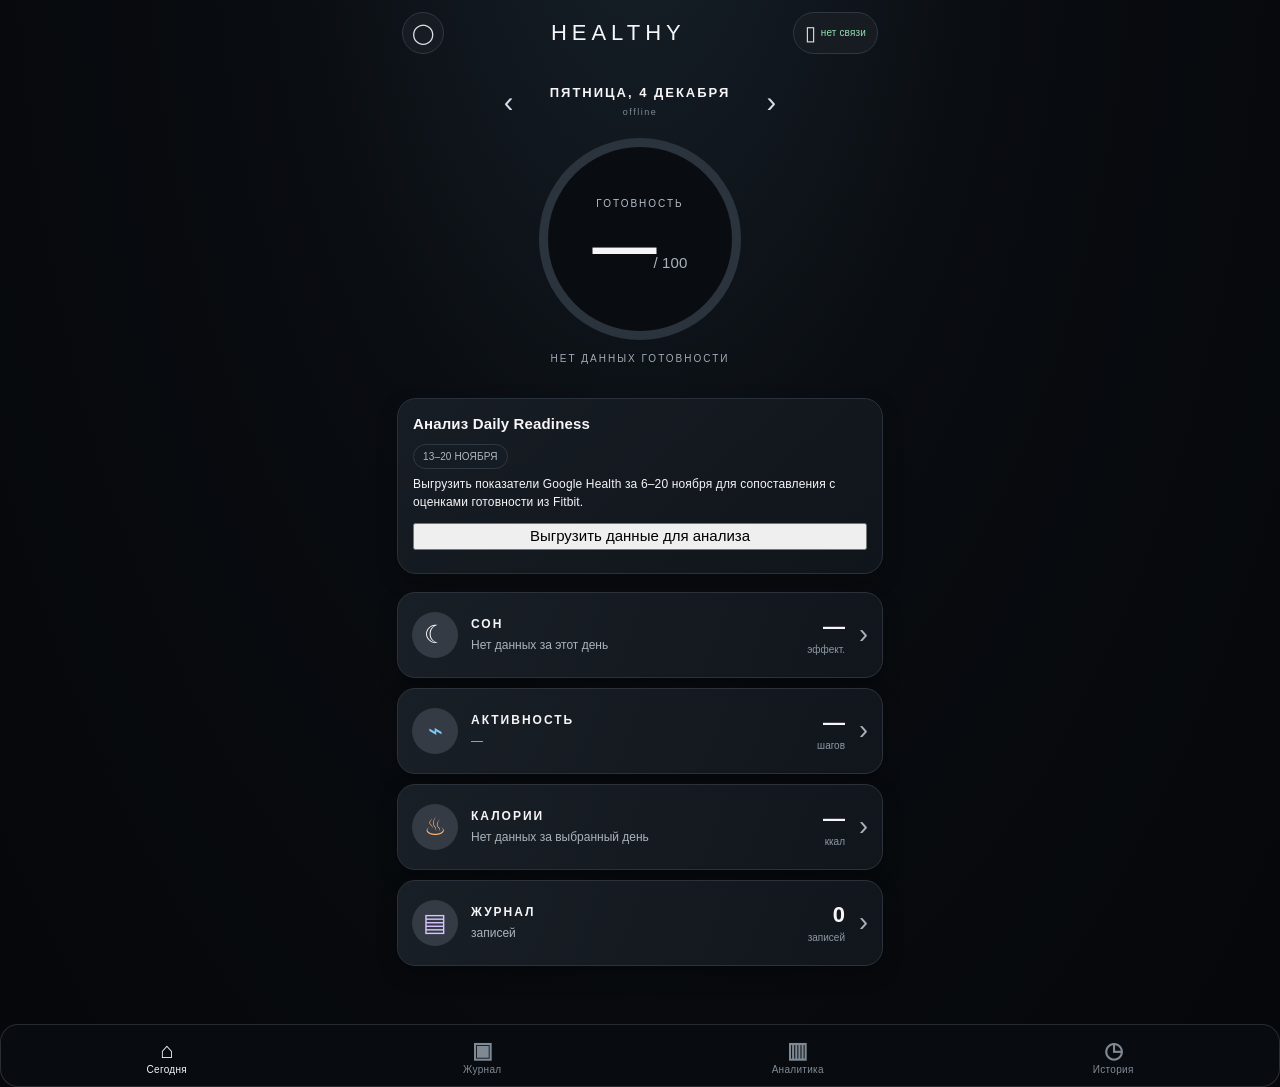
<file: index.html>
<!doctype html>
<html lang="ru">
<head>
<meta charset="utf-8">
<meta name="viewport" content="width=device-width,initial-scale=1,viewport-fit=cover">
<meta name="theme-color" content="#0b0d10">
<title>Healthy — личный трекер</title>
<style>
:root{--bg:#0a0c0f;--panel:#14171b;--panel2:#191c21;--line:#292d34;--text:#f7f5f7;--muted:#92969f;--pink:#ff72b6;--pink2:#ff9dca;--pinkSoft:#3a1e2d;--green:#91dfb0;--yellow:#f6cf7b;--blue:#9edcff;--shadow:0 16px 38px #0007}
*{box-sizing:border-box}html{background:var(--bg)}body{margin:0;background:radial-gradient(circle at 50% -10%,#251721 0,#0b0d10 38%,#08090b 100%);color:var(--text);font:15px/1.35 -apple-system,BlinkMacSystemFont,"SF Pro Display","Segoe UI",sans-serif;min-height:100vh}button,input,textarea{font:inherit}.app{max-width:520px;margin:auto;min-height:100vh;padding:env(safe-area-inset-top) 16px calc(94px + env(safe-area-inset-bottom))}.top{padding:22px 3px 12px;display:flex;justify-content:space-between;align-items:flex-start}.eyebrow{font-size:10px;letter-spacing:.9px;color:#777b84;text-transform:uppercase;margin-bottom:7px}.top h1{font-size:31px;line-height:1;letter-spacing:-1.1px;margin:0}.cat{width:58px;height:58px;border-radius:20px;background:linear-gradient(145deg,#2a2029,#17171d);border:1px solid #39313a;display:grid;place-items:center;font-size:30px;box-shadow:0 0 28px #ff72b622}.page{display:none}.page.active{display:block}.hero{background:linear-gradient(145deg,#19191f,#121419);border:1px solid var(--line);border-radius:25px;padding:18px;box-shadow:var(--shadow);margin:7px 0 11px}.hero .hello{font-size:27px;letter-spacing:-.7px}.hero .hello strong{display:block;color:var(--pink2);font-size:34px;margin-top:-2px}.hero .meta{color:var(--muted);font-size:12px;margin-top:10px}.badge{display:inline-flex;align-items:center;border:1px solid #343840;background:#1d2025;border-radius:999px;padding:5px 9px;color:#c5c7cc;font-size:10px}.grid{display:grid;grid-template-columns:1fr 1fr;gap:10px}.card{background:linear-gradient(145deg,var(--panel2),#111419);border:1px solid var(--line);border-radius:21px;padding:15px;box-shadow:0 10px 28px #0004;margin:10px 0}.metric{min-height:112px}.metric .label{color:#c4c5ca;font-size:12px}.metric .value{font-size:29px;font-weight:700;letter-spacing:-.9px;margin-top:7px}.metric .unit{font-size:13px;font-weight:500;color:#d5d4d8}.sub{color:var(--muted);font-size:11px;margin-top:4px}.accent{color:var(--pink2)}.ring{width:70px;height:70px;border-radius:50%;display:grid;place-items:center;margin-top:7px;background:conic-gradient(var(--pink) 0 72%,#30333a 72%);position:relative}.ring:after{content:"";position:absolute;inset:7px;background:#15181d;border-radius:50%}.ring span{position:relative;z-index:1;font-size:20px;font-weight:700}.sectionTitle{display:flex;justify-content:space-between;align-items:center;margin:18px 2px 7px}.sectionTitle h2{font-size:18px;margin:0;letter-spacing:-.3px}.sectionTitle .muted{font-size:11px;color:var(--muted)}.load{padding:17px}.loadTop{display:flex;justify-content:space-between;align-items:center}.loadMain{font-size:28px;font-weight:700}.loadBar{height:8px;background:#292d33;border-radius:99px;overflow:hidden;margin:12px 0}.loadBar i{display:block;width:0;height:100%;background:linear-gradient(90deg,var(--pink),#c38dff);border-radius:99px}.loadGrid{display:grid;grid-template-columns:1fr 1fr;gap:14px 20px}.loadItem .k{font-size:11px;color:var(--muted)}.loadItem .v{font-size:18px;font-weight:650;margin-top:2px}.quick{display:grid;grid-template-columns:1fr 1fr;gap:9px}.quick button{min-height:78px;border:1px solid #30343b;background:#15181d;color:#fff;border-radius:17px;padding:12px;text-align:left}.quick b{display:block;font-size:13px;margin-top:5px}.quick span{display:block;color:var(--muted);font-size:10px;margin-top:2px}.qicon{font-size:22px}.encourage{background:linear-gradient(135deg,#271923,#17151b);border-color:#573248}.encourage h2{margin:0;font-size:20px}.encourage p{color:#b8b5bb;font-size:12px;margin:6px 0 0}.bottom{position:fixed;left:0;right:0;bottom:0;z-index:20;background:#0d0f12ee;border-top:1px solid #292d34;backdrop-filter:blur(20px);display:flex;justify-content:center;padding:9px 8px calc(9px + env(safe-area-inset-bottom))}.bottom button{width:25%;border:0;background:none;color:#747982;font-size:10px}.bottom button b{display:block;font-size:20px;line-height:22px}.bottom button.active{color:var(--pink2)}
/* Home */
.homeGrid{gap:10px}.homeCard{position:relative;width:100%;text-align:left;color:var(--text);cursor:pointer;min-height:174px;transition:transform .15s ease,border-color .15s ease}.homeCard:active{transform:scale(.985)}.homeCard:hover{border-color:#444952}.homeIcon{width:42px;height:42px;border-radius:14px;background:#302b49;display:grid;place-items:center;font-size:21px;margin-bottom:11px}.homeIcon.green{background:#243a2e}.homeIcon.orange{background:#3d3028}.homeIcon.pink{background:#3b2432}.homeHead{display:flex;justify-content:space-between;align-items:center;font-size:13px}.homeHead span{font-size:22px;color:#858991}.homeValue{font-size:29px;font-weight:750;letter-spacing:-1px;margin-top:10px}.homeValue.small{font-size:23px}.homeLine{height:6px;background:#2c3037;border-radius:99px;overflow:hidden;margin-top:12px}.homeLine i{display:block;width:0;height:100%;background:var(--pink2);border-radius:99px}.homeLine.green i{background:var(--green)}.homeLine.orange i{background:#f1b37e}.homeJournalTags{display:flex;gap:7px;margin-top:13px;color:#aaa}.homeQuote{margin-top:10px;text-align:center;color:#bcb8c0;font-style:italic}.homeQuote span{color:var(--pink2);font-size:20px;margin-left:5px}.detailPage .toolbar{justify-content:flex-start;gap:10px}.backBtn{border:1px solid #363a41;background:#15181d;color:#fff;border-radius:12px;width:38px;height:38px;font-size:25px;line-height:1}.detailKpis{display:grid;grid-template-columns:1fr 1fr;gap:9px}.detailKpi{background:#111419;border:1px solid #292d34;border-radius:16px;padding:13px}.detailKpi .k{color:var(--muted);font-size:10px}.detailKpi .v{font-size:23px;font-weight:700;margin-top:5px}.detailCard{background:linear-gradient(145deg,var(--panel2),#111419);border:1px solid var(--line);border-radius:19px;padding:15px;margin:10px 0}.detailCard h3{font-size:15px;margin:0 0 10px}.detailBar{height:9px;background:#2c3037;border-radius:99px;overflow:hidden}.detailBar i{display:block;height:100%;background:var(--pink2);border-radius:99px}.detailRow{display:flex;justify-content:space-between;padding:10px 0;border-bottom:1px solid #292d34;font-size:12px}.detailRow:last-child{border-bottom:0}.detailMuted{color:var(--muted);font-size:11px}
/* Journal */
.toolbar{display:flex;align-items:center;justify-content:space-between;margin:5px 0 10px}.toolbar h2{font-size:29px;margin:0;letter-spacing:-1px}.more{width:38px;height:38px;border-radius:50%;border:1px solid #363a41;background:#15181d;color:#fff}.switch{display:grid;grid-template-columns:repeat(3,1fr);background:#202329;border:1px solid #30343b;border-radius:13px;padding:2px;margin:10px 0}.switch button{border:0;background:none;color:var(--muted);padding:8px;border-radius:11px;font-size:12px}.switch button.active{background:#67636a;color:#fff}.month{display:flex;justify-content:space-between;align-items:center;margin:12px 3px 8px}.month strong{font-size:20px}.arrow{border:0;background:none;color:var(--pink2);font-size:27px}.calendar{display:grid;grid-template-columns:repeat(7,1fr);gap:5px}.dow{text-align:center;color:#7d8189;font-size:10px;padding:3px}.day{min-height:53px;border:0;border-radius:13px;background:transparent;color:#eee;padding:5px 3px;font-size:12px}.day.muted{opacity:.25}.day.today{background:#f28ab93a;outline:1px solid var(--pink)}.daynum{display:block}.dots{display:flex;justify-content:center;gap:4px;margin-top:7px}.dot{width:6px;height:6px;border-radius:50%;display:block}.mig{background:#ff72b6}.anx{background:#bd8cff}.alc{background:#f6cf7b}.caf{background:#9edcff}.cycle{background:#ff72b6}.legend{display:flex;gap:13px;flex-wrap:wrap;color:#a8abb1;font-size:10px;margin-top:13px}.legend span{display:flex;align-items:center;gap:5px}.selectedHead{display:flex;justify-content:space-between;align-items:center}.eventRow{display:flex;align-items:center;gap:12px;padding:13px 0;border-bottom:1px solid #272b31}.eventRow:last-child{border-bottom:0}.eventIcon{width:36px;height:36px;border-radius:12px;background:#1d2025;display:grid;place-items:center;font-size:20px}.eventText{flex:1}.eventText b{font-size:13px}.eventValue{color:#d2d0d5;font-size:12px;text-align:right}.addNote{width:100%;border:1px solid #7e3e5e;background:linear-gradient(90deg,#3a1d2b,#251921);color:var(--pink2);border-radius:25px;padding:13px;margin-top:10px}.empty{padding:18px;text-align:center;color:var(--muted);font-size:12px}
/* Analytics */
.period{display:grid;grid-template-columns:repeat(3,1fr);background:#1c2025;border:1px solid #30343b;border-radius:13px;padding:2px}.period button{border:0;background:none;color:var(--muted);padding:8px;border-radius:11px;font-size:11px}.period button.active{background:#6a656d;color:#fff}.insight{border-radius:20px;padding:16px;background:linear-gradient(135deg,#281a23,#16171b);border:1px solid #5a3048;margin:10px 0}.insight .star{font-size:20px}.insight strong{display:block;font-size:15px;margin-top:5px}.insight p{color:#aaa7ae;font-size:11px;margin:5px 0 0}.statRow{display:flex;justify-content:space-between;align-items:center;padding:13px 0;border-bottom:1px solid #292d34}.statRow:last-child{border-bottom:0}.statLeft{display:flex;align-items:center;gap:10px}.statIcon{font-size:21px;width:28px;text-align:center}.statName{font-size:12px}.statValue{font-size:12px;color:#c8c6ca}.miniBar{width:70px;height:7px;background:#30343a;border-radius:99px;overflow:hidden}.miniBar i{display:block;height:100%;background:var(--pink);border-radius:99px}.analysisCard h3{font-size:14px;margin:0 0 9px}.chart{height:105px;display:flex;align-items:end;gap:6px;padding:8px 2px 0;border-top:1px solid #272b31}.bar{flex:1;background:linear-gradient(180deg,#ff9dca,#63334c);border-radius:5px 5px 2px 2px;min-height:5px}.days{display:flex;justify-content:space-between;color:#777b83;font-size:9px;margin-top:5px}.notice{background:#161a1f;border:1px solid #30343b;border-radius:15px;padding:11px;color:#a8abb1;font-size:11px}.trend{height:110px;position:relative;overflow:hidden;background:linear-gradient(180deg,#171a1f,#14171b);border-radius:14px}.trend svg{width:100%;height:100%}
/* History */
.historySource{border:1px solid #49313f;background:#1b171c;border-radius:17px;padding:12px;color:#b8b4ba;font-size:11px}.historyDay{margin:10px 0}.historyDay .date{font-size:14px;font-weight:650;margin-bottom:9px}.historyGrid{display:grid;grid-template-columns:repeat(4,1fr);gap:8px}.historyMetric{background:#111419;border:1px solid #272b31;border-radius:13px;padding:10px}.historyMetric .k{font-size:9px;color:var(--muted)}.historyMetric .v{font-size:17px;font-weight:700;margin-top:4px}.historySleep{font-size:10px;color:var(--muted);margin-top:8px}
/* Modal */
.modal{position:fixed;inset:0;background:#000b;display:none;align-items:flex-end;z-index:50}.modal.open{display:flex}.sheet{width:100%;max-width:520px;margin:auto;background:#171a1f;border:1px solid #343840;border-radius:26px 26px 0 0;padding:18px 18px calc(18px + env(safe-area-inset-bottom));max-height:88vh;overflow:auto}.sheetHead{display:flex;justify-content:space-between;align-items:center}.sheet h2{margin:0;font-size:18px}.close{border:0;background:none;color:var(--pink2);font-size:13px}.choiceGrid{display:grid;grid-template-columns:repeat(3,1fr);gap:8px;margin:12px 0}.choice{border:1px solid #30343b;background:#111419;color:#fff;border-radius:14px;padding:12px 6px;min-height:58px}.choice.sel{border-color:var(--pink);background:#3b1e2d}.note{width:100%;min-height:72px;border:1px solid #30343b;background:#111419;color:#fff;border-radius:15px;padding:11px;resize:vertical}.save{width:100%;border:0;background:linear-gradient(90deg,#f06aa9,#ff8ec1);color:#160d12;border-radius:23px;padding:13px;font-weight:700;margin-top:10px}.meds{display:flex;gap:8px;flex-wrap:wrap;margin:10px 0}.med{border:1px solid #30343b;background:#111419;color:#ddd;border-radius:13px;padding:9px 12px}.med.sel{border-color:var(--pink);background:#3b1e2d}.duration{width:100%;border:1px solid #30343b;background:#111419;color:#fff;border-radius:13px;padding:11px;margin:5px 0 10px}
.loading{opacity:.7}
@media(min-width:700px){.bottom{position:sticky;top:10px;border:1px solid var(--line);border-radius:18px;margin-top:10px;bottom:auto}.app{padding-bottom:30px}}

/* Refinements */
.periodSummary{margin:10px 0}.periodSummary h3{margin:0 0 10px;font-size:15px}.summaryStats{display:grid;grid-template-columns:repeat(2,1fr);gap:8px}.summaryStat{background:#111419;border:1px solid #292d34;border-radius:14px;padding:11px}.summaryStat b{display:block;font-size:18px}.summaryStat span{display:block;color:var(--muted);font-size:10px;margin-top:2px}.daySummary{margin-top:10px}.detailBtn{width:100%;text-align:left;border:1px solid #30343b;background:#15181d;color:#fff;border-radius:15px;padding:12px;margin-top:8px}.quick button{min-height:92px}.quick .noneBtn{grid-column:1/-1;min-height:42px;text-align:center;color:var(--pink2);border-color:#6d3852}.eventRow{cursor:pointer}.analyticsDrill{border:1px solid #30343b;background:#15181d;color:#fff;border-radius:15px;padding:12px;margin-top:8px;display:flex;justify-content:space-between;align-items:center;width:100%;text-align:left}.historySource{margin-bottom:10px}.historySource b{color:#fff}.loadNote{color:var(--muted);font-size:11px;margin-top:10px}
.modalNone{margin-top:12px;width:100%}\n
/* WHOOP-inspired visual system */
:root{--bg:#07090c;--panel:#14181d;--panel2:#171c22;--line:#2a3038;--text:#f5f7fa;--muted:#9ba3ad;--pink:#9ca7b5;--pink2:#e8edf3;--green:#20df78;--blue:#70bdf0;--yellow:#f6c16f;--shadow:0 12px 30px #0007}
body{background:radial-gradient(ellipse at 50% -15%,#17212a 0,#090c10 42%,#05070a 100%);letter-spacing:.01em}
.app{max-width:520px;padding-left:17px;padding-right:17px}
.top{display:none}.whoopTop{height:62px;display:flex;align-items:center;justify-content:space-between;padding:4px 5px 0}.whoopUser,.whoopDevice{width:42px;height:42px;border-radius:50%;display:grid;place-items:center;background:#171c22;border:1px solid #303741;color:#dbe2ea;font-size:20px}.whoopBrand{font-size:22px;letter-spacing:5px;font-weight:300;color:#f4f6f8}.whoopDevice{display:flex;gap:5px;width:auto;padding:0 11px;border-radius:22px;font-size:12px}.whoopDevice #liveStatus{color:var(--green);font-size:10px}.deviceGlyph{font-size:20px;color:#dce3eb}.whoopDate{display:flex;align-items:center;justify-content:center;gap:24px;margin:20px 0 8px;text-align:center}.whoopDate>span{font-size:29px;color:#d5dce4;font-weight:200}.whoopDate b{display:block;font-size:13px;letter-spacing:2px;text-transform:uppercase;font-weight:600}.whoopDate small{display:block;color:#7f8995;font-size:9px;letter-spacing:1.5px;margin-top:5px}.scoreHero{display:flex;flex-direction:column;align-items:center;padding:10px 0 20px}.scoreRing{--score:0deg;width:202px;height:202px;border-radius:50%;display:grid;place-items:center;background:conic-gradient(var(--green) 0 var(--score),#2b333d var(--score) 360deg);position:relative}.scoreRing:before{content:"";position:absolute;inset:9px;border-radius:50%;background:#090d12}.scoreRing>div{position:relative;z-index:1;text-align:center}.scoreRing small{display:block;font-size:10px;letter-spacing:2px;color:#b5bec8}.scoreRing strong{font-size:64px;line-height:1.1;font-weight:650;letter-spacing:-3px}.scoreRing em{font-style:normal;color:#aab3bd;font-size:15px}.scoreCaption{font-size:10px;letter-spacing:2px;color:#a1abb6;margin-top:12px}.whoopList{display:grid;gap:10px;margin:0 0 18px}.whoopRow{width:100%;display:flex;align-items:center;gap:13px;min-height:86px;text-align:left;padding:13px 14px;border-radius:18px;border:1px solid #2b323b;background:linear-gradient(110deg,#191f26,#11161c);color:var(--text);box-shadow:0 8px 20px #0004}.whoopRow:active{transform:scale(.99)}.whoopRowIcon{flex:0 0 46px;width:46px;height:46px;border-radius:50%;display:grid;place-items:center;background:#343b44;color:#fff;font-size:25px}.sleepIcon{color:#fff}.activityIcon{color:#7cc8f6}.calorieIcon{color:#ffb36f}.journalIcon{color:#d8c5ff}.whoopRowMain{flex:1;min-width:0}.whoopRowMain b{display:block;font-size:12px;letter-spacing:2px;font-weight:650}.whoopRowMain small{display:block;color:#aab3bd;font-size:12px;margin-top:5px;white-space:nowrap;overflow:hidden;text-overflow:ellipsis}.whoopRowStat{text-align:right;min-width:66px}.whoopRowStat strong{display:block;font-size:22px;font-weight:650;white-space:nowrap}.whoopRowStat small{display:block;color:#8e98a4;font-size:10px;margin-top:1px}.whoopChevron{font-size:27px;font-weight:200;color:#a9b2bc;margin-left:1px}.homeQuote{display:none}
.bottom{background:#090d12ed;border-top:1px solid #252c34;backdrop-filter:blur(22px);padding-top:12px}.bottom button{color:#7f8994;font-size:10px;letter-spacing:.3px}.bottom button b{font-size:22px;line-height:25px}.bottom button.active{color:#f4f7fa}
.detailPage .toolbar h2,.toolbar h2{letter-spacing:.5px}.card,.detailCard,.detailKpi{background:linear-gradient(140deg,#171d24,#10151b);border-color:#29313a;box-shadow:0 8px 22px #0003}.badge{background:#151c23;border-color:#2e3944;color:#aeb9c5}
@media(max-width:380px){.scoreRing{width:178px;height:178px}.scoreRing strong{font-size:56px}.whoopRow{gap:9px;padding:11px}.whoopRowIcon{flex-basis:40px;width:40px;height:40px}.whoopRowStat{min-width:57px}.whoopRowStat strong{font-size:19px}}


.dateArrow{border:0;background:transparent;color:#d5dce4;font-size:29px;font-weight:200;width:34px;height:38px;cursor:pointer}
.reminderCard{border:1px solid #303741;background:linear-gradient(140deg,#171d24,#10151b);border-radius:17px;padding:13px;margin:10px 0}
.reminderHead{display:flex;justify-content:space-between;align-items:center;gap:10px}
.reminderHead b{font-size:12px;letter-spacing:.5px}
.reminderHead small{display:block;color:#9ba3ad;font-size:10px;margin-top:4px;line-height:1.4}
.reminderButton{border:1px solid #56616e;background:#252d36;color:#f4f7fa;border-radius:20px;padding:9px 12px;font-size:11px;white-space:nowrap}
.reminderStatus{font-size:10px;color:#9ba3ad;margin-top:8px;line-height:1.4}

.journalDateNav{display:flex;align-items:center;justify-content:space-between;text-align:center;gap:12px;margin:12px 0;padding:8px 2px}
.journalDateNav b{display:block;font-size:14px;letter-spacing:1.2px;text-transform:uppercase}
.journalDateNav small{display:block;color:#89939f;font-size:10px;margin-top:5px}
.whoopJournalGroup{margin:10px 0 15px;background:linear-gradient(145deg,#191f26,#11151a);border:1px solid #2b323b;border-radius:18px;overflow:hidden}
.journalGroupTitle{padding:13px 15px;color:#89939f;font-size:10px;letter-spacing:1.6px;border-bottom:1px solid #303741}
.journalQuestion{display:flex;align-items:center;gap:10px;min-height:74px;padding:11px 13px;border-bottom:1px solid #282f37}
.journalQuestion:last-child{border-bottom:0}
.journalQuestionText{flex:1;min-width:0;font-size:13px;font-weight:550}
.journalQuestionText small{display:block;color:#8d97a3;font-size:10px;margin-top:4px;font-weight:400}
.journalAnswer{display:flex;gap:7px;flex:none}
.journalAnswer button{width:39px;height:39px;border:1px solid #39414b;border-radius:11px;background:#272e36;color:#e4e9ef;font-size:19px}
.journalAnswer button.selectedYes{border-color:#20df78;background:#203c31;color:#a8f0c5}
.journalAnswer button.selectedNo{border-color:#69727d;background:#303741;color:#fff}
.journalSave{position:sticky;bottom:calc(76px + env(safe-area-inset-bottom));z-index:4;box-shadow:0 8px 25px #0008}
.journalHistoryToggle{margin-top:18px}
.textAction{width:100%;border:0;background:none;color:#e9edf2;text-align:left;padding:3px;font-weight:600;display:flex;justify-content:space-between}
.selectedDayHistory{margin-top:10px}
</style>
</head>
<body>
<div class="app">
<header class="whoopTop"><div class="whoopUser">◯</div><div class="whoopBrand">HEALTHY</div><div class="whoopDevice"><span class="deviceGlyph">▯</span><span id="liveStatus">●</span></div></header>

<main id="today" class="page active">
  <div class="whoopDate"><button class="dateArrow" aria-label="Предыдущий день" onclick="changeDashboardDay(-1)">‹</button><div><b id="todayDate">Загружаем данные…</b><small id="liveBadge">GOOGLE HEALTH</small></div><button class="dateArrow" aria-label="Следующий день" onclick="changeDashboardDay(1)">›</button></div>
  <section class="scoreHero"><div class="scoreRing" id="homeScoreRing"><div><small>ГОТОВНОСТЬ</small><strong id="homeSleepScore">—</strong><em>/ 100</em></div></div><div class="scoreCaption" id="homeScoreCaption">ПОСЛЕДНЯЯ НОЧЬ</div></section>
  <section class="detailCard" style="margin:12px 0 18px">
    <div class="sectionHead"><h3>Анализ Daily Readiness</h3><span class="badge">13–20 НОЯБРЯ</span></div>
    <p class="muted" style="font-size:12px;line-height:1.5;margin:6px 0 12px">Выгрузить показатели Google Health за 6–20 ноября для сопоставления с оценками готовности из Fitbit.</p>
    <button class="primaryBtn" id="readinessExportBtn" onclick="exportReadinessDiagnostics()" style="width:100%">Выгрузить данные для анализа</button>
    <div id="readinessExportStatus" class="muted" style="font-size:11px;margin-top:8px"></div>
  </section>
  <div class="whoopList">
    <button class="whoopRow" onclick="openDetail('sleepDetail','Сон')"><span class="whoopRowIcon sleepIcon">☾</span><span class="whoopRowMain"><b>СОН</b><small id="homeSleepSub">—</small></span><span class="whoopRowStat"><strong id="homeSleepEff">—</strong><small>эффект.</small></span><span class="whoopChevron">›</span></button>
    <button class="whoopRow" onclick="openDetail('activityDetail','Активность')"><span class="whoopRowIcon activityIcon">⌁</span><span class="whoopRowMain"><b>АКТИВНОСТЬ</b><small id="homeActivitySub">—</small></span><span class="whoopRowStat"><strong id="homeSteps">—</strong><small>шагов</small></span><span class="whoopChevron">›</span></button>
    <button class="whoopRow" onclick="openDetail('nutritionDetail','Калории')"><span class="whoopRowIcon calorieIcon">♨</span><span class="whoopRowMain"><b>КАЛОРИИ</b><small id="homeNutritionSub">—</small></span><span class="whoopRowStat"><strong id="homeCalories">—</strong><small>ккал</small></span><span class="whoopChevron">›</span></button>
    <button class="whoopRow" onclick="openDetail('journal')"><span class="whoopRowIcon journalIcon">▤</span><span class="whoopRowMain"><b>ЖУРНАЛ</b><small id="homeJournalSub">—</small></span><span class="whoopRowStat"><strong id="homeJournalCount">—</strong><small>записей</small></span><span class="whoopChevron">›</span></button>
  </div>
</main>

<main id="sleepDetail" class="page detailPage"><div class="toolbar"><button class="backBtn" onclick="backHome()">‹</button><h2>Сон</h2></div><section id="sleepDetailContent"></section></main>
<main id="activityDetail" class="page detailPage"><div class="toolbar"><button class="backBtn" onclick="backHome()">‹</button><h2>Активность</h2></div><section id="activityDetailContent"></section></main>
<main id="nutritionDetail" class="page detailPage"><div class="toolbar"><button class="backBtn" onclick="backHome()">‹</button><h2>Калории</h2></div><section id="nutritionDetailContent"></section></main>

<main id="journal" class="page">
  <div class="toolbar"><h2>Журнал</h2><span class="badge">ежедневные отметки</span></div>
  <section class="reminderCard">
    <div class="reminderHead"><div><b>НАПОМИНАНИЕ О ЖУРНАЛЕ · 10:00</b><small>Утром отметить привычки и самочувствие за предыдущий день</small></div><button class="reminderButton" id="reminderButton" onclick="enableJournalReminder()">Включить</button></div>
    <div class="reminderStatus" id="reminderStatus">Для фоновых push при закрытом приложении потребуется push-сервер.</div>
  </section>
  <div class="journalDateNav">
    <button class="dateArrow" onclick="changeJournalDay(-1)" aria-label="Предыдущий день">‹</button>
    <div><b id="journalDateTitle">—</b><small>Отметь события за выбранный день</small></div>
    <button class="dateArrow" onclick="changeJournalDay(1)" aria-label="Следующий день">›</button>
  </div>
  <section class="whoopJournalGroup">
    <div class="journalGroupTitle">ДНЕВНЫЕ ПРИВЫЧКИ</div>
    <div id="journalDaytime"></div>
  </section>
  <section class="whoopJournalGroup">
    <div class="journalGroupTitle">САМОЧУВСТВИЕ</div>
    <div id="journalWellbeing"></div>
  </section>
  <button class="save journalSave" onclick="saveJournalDay()">СОХРАНИТЬ ЖУРНАЛ</button>
  <section class="card journalHistoryToggle">
    <button class="textAction" onclick="toggleJournalCalendar()">Календарь и история <span id="calendarToggleIcon">＋</span></button>
    <div id="journalCalendarWrap" style="display:none">
      <div class="month"><button class="arrow" onclick="changeMonth(-1)">‹</button><strong id="monthTitle">—</strong><button class="arrow" onclick="changeMonth(1)">›</button></div>
      <div class="calendar" id="calendar"></div>
      <div class="legend"><span><i class="dot mig"></i> Мигрень</span><span><i class="dot anx"></i> Тревожность</span><span><i class="dot alc"></i> Алкоголь</span><span><i class="dot caf"></i> Кофеин</span><span><i class="dot cycle"></i> Цикл</span></div>
      <section id="selectedDay" class="selectedDayHistory"></section>
    </div>
  </section>
</main>

<main id="analytics" class="page">
  <div class="toolbar"><h2>Аналитика</h2><span class="badge">по твоим данным</span></div>
  <div class="period"><button class="active" onclick="setPeriod(7,this)">7 дней</button><button onclick="setPeriod(30,this)">30 дней</button><button onclick="setPeriod(90,this)">90 дней</button></div>
  <section id="analyticsContent"></section>
</main>

<main id="history" class="page">
  <div class="toolbar"><h2>История</h2><span class="badge">WHOOP</span></div>
  <div class="historySource"><b>Зачем этот раздел:</b> здесь хранится только архив WHOOP — Recovery, Day Strain, HRV и сон из выгрузки. Google Health сюда не попадает и с WHOOP не смешивается.</div>
  <section id="historyList"></section>
</main>
</div>

<nav class="bottom">
<button class="active" onclick="showPage('today',this)"><b>⌂</b>Сегодня</button>
<button onclick="showPage('journal',this)"><b>▣</b>Журнал</button>
<button onclick="showPage('analytics',this)"><b>▥</b>Аналитика</button>
<button onclick="showPage('history',this)"><b>◷</b>История</button>
</nav>

<div class="modal" id="modal"><div class="sheet"><div class="sheetHead"><h2 id="modalTitle">Запись</h2><button class="close" onclick="closeLog()">Отмена</button></div><div id="modalBody"></div></div></div>

<script>
const BACKEND='https://script.google.com/macros/s/AKfycbwUh9XEyN14Ui3lVHdFxf9Dnqb3eJG29ZO3kZD2prhyYe10GXJrNSCE9RurPBEw1p9BRA/exec';
const DB_NAME='healthy-cache-v1',DB_VERSION=1,DB_STORE='days',DB_META='meta';
let GOOGLE=null,WHOOP=null,NUTRITION=null,manual=JSON.parse(localStorage.getItem('healthyManual')||'[]');
const labels={alcohol:'Алкоголь',caffeine:'Кофеин после обеда',anxiety:'Тревожность',migraine:'Мигрень'};
const icons={alcohol:'🍷',caffeine:'☕',anxiety:'🌸',migraine:'🤕'};
let viewDate=new Date();let currentType=null,currentState={};let analyticsDays=7;
let selectedDashboardDate=null;const nutritionCache={};let reminderTimer=null;let journalSelectedDate=null;let journalDraft={};

function openHealthyDb(){
  return new Promise((resolve,reject)=>{
    if(!('indexedDB' in window)){reject(new Error('IndexedDB недоступна'));return}
    const req=indexedDB.open(DB_NAME,DB_VERSION);
    req.onupgradeneeded=()=>{
      const db=req.result;
      if(!db.objectStoreNames.contains(DB_STORE))db.createObjectStore(DB_STORE,{keyPath:'date'});
      if(!db.objectStoreNames.contains(DB_META))db.createObjectStore(DB_META,{keyPath:'key'});
    };
    req.onsuccess=()=>resolve(req.result);
    req.onerror=()=>reject(req.error||new Error('Не удалось открыть локальную базу'));
  });
}
async function dbGetAllDays(){
  const db=await openHealthyDb();
  return new Promise((resolve,reject)=>{
    const tx=db.transaction(DB_STORE,'readonly'),req=tx.objectStore(DB_STORE).getAll();
    req.onsuccess=()=>{db.close();resolve(req.result||[])};
    req.onerror=()=>{db.close();reject(req.error)};
  });
}
async function dbGetMeta(key){
  const db=await openHealthyDb();
  return new Promise((resolve,reject)=>{
    const tx=db.transaction(DB_META,'readonly'),req=tx.objectStore(DB_META).get(key);
    req.onsuccess=()=>{db.close();resolve(req.result?.value??null)};
    req.onerror=()=>{db.close();reject(req.error)};
  });
}
async function dbSaveSync(payload){
  const db=await openHealthyDb();
  return new Promise((resolve,reject)=>{
    const tx=db.transaction([DB_STORE,DB_META],'readwrite');
    const store=tx.objectStore(DB_STORE);
    Object.values(payload.days||{}).forEach(day=>{if(day?.date)store.put(day)});
    tx.objectStore(DB_META).put({key:'lastSync',value:payload.generatedAt||new Date().toISOString()});
    tx.objectStore(DB_META).put({key:'lastRangeEnd',value:payload.range?.end||new Date().toISOString().slice(0,10)});
    tx.oncomplete=()=>{db.close();resolve()};
    tx.onerror=()=>{db.close();reject(tx.error||new Error('Не удалось сохранить данные'))};
    tx.onabort=()=>{db.close();reject(tx.error||new Error('Сохранение прервано'))};
  });
}
function mergeGoogleDays(base,incoming){
  const merged={...(base||{}),...(incoming||{})};
  merged.days={...(base?.days||{}),...(incoming?.days||{})};
  merged.ok=true;merged.source='Google Health API';
  merged.generatedAt=incoming?.generatedAt||base?.generatedAt||null;
  merged.range={start:base?.range?.start||incoming?.range?.start||null,end:incoming?.range?.end||base?.range?.end||null};
  merged.rawCounts=incoming?.rawCounts||base?.rawCounts||{};
  return merged;
}
function dateShift(ds,offset){
  const d=new Date(ds+'T12:00:00Z');d.setUTCDate(d.getUTCDate()+offset);return d.toISOString().slice(0,10);
}
function todayLocalISO(){
  const d=new Date();return `${d.getFullYear()}-${String(d.getMonth()+1).padStart(2,'0')}-${String(d.getDate()).padStart(2,'0')}`;
}
function shiftDate(ds,offset){
 const d=new Date(ds+'T12:00:00');d.setDate(d.getDate()+offset);
 return `${d.getFullYear()}-${String(d.getMonth()+1).padStart(2,'0')}-${String(d.getDate()).padStart(2,'0')}`;
}
function changeDashboardDay(delta){
 const base=selectedDashboardDate||latest()?.date||todayLocalISO(),next=shiftDate(base,delta);
 if(next>todayLocalISO())return;
 selectedDashboardDate=next;renderToday();
 loadNutritionForDate(next).then(()=>{renderToday();renderNutritionDetail()});
}
async function loadNutritionForDate(ds){
 if(!ds)return null;
 if(Object.prototype.hasOwnProperty.call(nutritionCache,ds)){NUTRITION=nutritionCache[ds];return NUTRITION}
 try{
  const result=await loadJsonp(BACKEND+'?action=fatsecret_range&startDate='+encodeURIComponent(ds)+'&endDate='+encodeURIComponent(ds),45000);
  nutritionCache[ds]=result;NUTRITION=result;return result;
 }catch(e){console.warn('FatSecret unavailable for '+ds,e);nutritionCache[ds]=null;NUTRITION=null;return null}
}

function loadJsonp(url,timeoutMs=90000){
  return new Promise((resolve,reject)=>{
    const cb='healthyCb_'+Date.now()+'_'+Math.random().toString(36).slice(2),s=document.createElement('script');
    let done=false;
    function clean(){if(done)return;done=true;clearTimeout(timer);try{delete window[cb]}catch(_){}if(s.parentNode)s.parentNode.removeChild(s)}
    const timer=setTimeout(()=>{clean();reject(new Error('timeout'))},timeoutMs);
    window[cb]=d=>{clean();if(d&&d.ok===false)reject(new Error(d.error||'Google Health error'));else resolve(d)};
    s.async=true;s.onerror=()=>{clean();reject(new Error('script load error'))};
    s.src=url+(url.includes('?')?'&':'?')+'callback='+encodeURIComponent(cb)+'&_='+Date.now();
    document.head.appendChild(s);
  });
}
function setConnectionStatus(text,badge){
  const status=document.getElementById('liveStatus'),liveBadge=document.getElementById('liveBadge');
  if(status)status.textContent=text;if(liveBadge)liveBadge.textContent=badge;
}
async function loadCachedGoogle(){
  try{
    const rows=await dbGetAllDays();
    if(rows.length){
      const map={};rows.forEach(day=>{map[day.date]=day});
      GOOGLE={ok:true,source:'Google Health API (локальный кэш)',days:map,range:{start:rows.map(x=>x.date).sort()[0],end:rows.map(x=>x.date).sort().slice(-1)[0]}};
      return true;
    }
  }catch(e){console.warn('IndexedDB cache unavailable',e)}
  return false;
}
async function syncGoogle(){
  const cachedDays=Object.keys(GOOGLE?.days||{}).sort();
  const lastDate=cachedDays.length?cachedDays[cachedDays.length-1]:null;
  const today=todayLocalISO();
  const startDate=lastDate?dateShift(lastDate,-3):dateShift(today,-59);
  const url=BACKEND+'?action=data&days=90&startDate='+encodeURIComponent(startDate)+'&endDate='+encodeURIComponent(today);
  const fresh=await loadJsonp(url,90000);
  if(!fresh||!fresh.ok||!fresh.days)throw new Error('Некорректный ответ Google Health');
  GOOGLE=mergeGoogleDays(GOOGLE,fresh);
  await dbSaveSync(fresh);
  setConnectionStatus('синхронизировано','Google Health · обновлено');
}
const READINESS_REFERENCE={
 "2026-11-13":17,"2026-11-14":63,"2026-11-15":65,"2026-11-16":53,
 "2026-11-17":52,"2026-11-18":43,"2026-11-19":55,"2026-11-20":54
};
function exportReadinessDiagnostics(){
 const status=document.getElementById('readinessExportStatus');
 const btn=document.getElementById('readinessExportBtn');
 try{
  const start='2026-11-06',end='2026-11-20';
  const rows=Object.keys(GOOGLE?.days||{}).filter(ds=>ds>=start&&ds<=end).sort().map(ds=>{
   const d=GOOGLE.days[ds]||{},sl=d.sleep||{};
   return {
    date:ds,readiness_reference:READINESS_REFERENCE[ds]??null,
    hrv_ms:d.hrv??null,resting_heart_rate_bpm:d.rhr??null,
    respiratory_rate_bpm:d.respiratoryRate??null,spo2_pct:d.spo2??null,
    sleep_duration_min:sl.durationMin??null,time_in_bed_min:sl.timeInBedMin??sl.inBedDurationMin??null,
    sleep_efficiency_pct:sl.efficiencyPct??sl.sleepEfficiencyPct??null,
    deep_sleep_min:sl.deepMin??null,rem_sleep_min:sl.remMin??null,
    light_sleep_min:sl.lightMin??null,awake_min:sl.awakeMin??null,
    sleep_latency_min:sl.sleepLatencyMin??null,minutes_after_wakeup:sl.minutesAfterWakeUp??null,
    sleep_start:sl.startTime??null,sleep_end:sl.endTime??null,
    steps:d.steps??null,workouts_count:Array.isArray(d.workouts)?d.workouts.length:null,
    activity_level:d.activityLevel??null
   };
  });
  const payload={
   title:'Healthy — Daily Readiness diagnostics',
   exported_at:new Date().toISOString(),
   source:GOOGLE?.source||'Google Health API',
   requested_range:{start,end},
   readiness_reference_note:'Readiness scores manually transcribed from user screenshots; null means no screenshot score.',
   readiness_reference:READINESS_REFERENCE,
   raw_counts:GOOGLE?.rawCounts||null,
   api_range:GOOGLE?.range||null,
   days:rows,
   missing_dates:Array.from({length:15},(_,i)=>dateShift(start,i)).filter(ds=>!GOOGLE?.days?.[ds])
  };
  const blob=new Blob([JSON.stringify(payload,null,2)],{type:'application/json'});
  const url=URL.createObjectURL(blob),a=document.createElement('a');
  a.href=url;a.download='healthy-readiness-diagnostics-2026-11-06_2026-11-20.json';
  document.body.appendChild(a);a.click();a.remove();URL.revokeObjectURL(url);
  status.textContent=`Готово: ${rows.length} дней выгружено. Внутри есть значения HRV, пульса, сна и оценки Readiness.`;
 }catch(e){console.error(e);status.textContent='Не удалось сформировать выгрузку: '+(e.message||e)}
}
async function boot(){
  selectedDashboardDate=todayLocalISO();journalSelectedDate=todayLocalISO();
  try{WHOOP=await fetch('data.json?'+Date.now()).then(r=>r.json())}
  catch(e){WHOOP={physiologicalCycles:[],sleeps:[],workouts:[],journal:[]}}
  const hasCache=await loadCachedGoogle();
  if(hasCache){setConnectionStatus('из кэша','локальные данные');renderAll()}
  else{setConnectionStatus('загрузка…','первая загрузка')}
  try{
    await syncGoogle();
    renderAll();
  }catch(e){
    console.error('Google Health sync failed:',e);
    setConnectionStatus(hasCache?'офлайн':'нет связи',hasCache?'сохранённые данные':'offline');
    if(!hasCache)GOOGLE=null;
    renderAll();
  }
  selectedDashboardDate=todayLocalISO();
  await loadNutritionForDate(selectedDashboardDate);
  renderAll();updateReminderUi();startReminderWatcher();
}
function days(){return Object.values(GOOGLE?.days||{}).sort((a,b)=>String(b.date).localeCompare(String(a.date)))}
function latest(){return days()[0]||null}
function fmtDate(ds){return new Date(ds+'T12:00:00').toLocaleDateString('ru-RU',{weekday:'long',day:'numeric',month:'long'})}
function minsText(m){if(m==null)return '—';return `${Math.floor(m/60)} ч ${Math.round(m%60)} мин`}
function shortMins(m){if(m==null)return '—';return `${Math.floor(m/60)}:${String(Math.round(m%60)).padStart(2,'0')}`}
function nutritionDay(){const ds=selectedDashboardDate||latest()?.date;return ds?(nutritionCache[ds]?.days?.[ds]||NUTRITION?.days?.[ds]||null):null}
function journalCountToday(){const ds=selectedDashboardDate||latest()?.date||todayLocalISO();return allEventsForDate(ds).length}
function renderToday(){
const ds=selectedDashboardDate||latest()?.date||todayLocalISO(),d=GOOGLE?.days?.[ds]||null;
document.getElementById('todayDate').textContent=fmtDate(ds);
if(!d){
 document.getElementById('homeSleepScore').textContent=d?.readinessScore??d?.readiness??'—';
 document.getElementById('homeSleepSub').textContent='Нет данных за этот день';
 document.getElementById('homeSleepEff').textContent='—';
 document.getElementById('homeSteps').textContent='—';
 document.getElementById('homeActivitySub').textContent='—';
 document.getElementById('homeCalories').textContent='—';
 document.getElementById('homeNutritionSub').textContent='Нет данных за выбранный день';
 document.getElementById('homeJournalCount').textContent=journalCountToday();
 document.getElementById('homeJournalSub').textContent='записей';
 const readiness=d?.readinessScore??d?.readiness??null;
 document.getElementById('homeScoreCaption').textContent=readiness!=null?'ГОТОВНОСТЬ GOOGLE HEALTH':'НЕТ ДАННЫХ ГОТОВНОСТИ';
 document.getElementById('homeScoreRing').style.setProperty('--score',Math.max(0,Math.min(100,Number(readiness)||0))*3.6+'deg');
 renderSleepDetail();renderActivityDetail();renderNutritionDetail();return;
}
const score=d.readinessScore??d.readiness??null;const sleepMin=d.sleep?.durationMin??null;const eff=d.sleep?.efficiencyPct??d.sleep?.sleepEfficiencyPct??null;
document.getElementById('homeSleepScore').textContent=score!=null?Math.round(score):'—';
document.getElementById('homeSleepSub').textContent=minsText(sleepMin);
document.getElementById('homeScoreRing').style.setProperty('--score',Math.max(0,Math.min(100,Number(score)||0))*3.6+'deg');document.getElementById('homeScoreCaption').textContent=score!=null?(score>=67?'ВЫСОКАЯ ГОТОВНОСТЬ':score>=34?'УМЕРЕННАЯ ГОТОВНОСТЬ':'НИЗКАЯ ГОТОВНОСТЬ'):'НЕТ ДАННЫХ ГОТОВНОСТИ';document.getElementById('homeSleepEff').textContent=eff!=null?Math.round(eff)+'%':'—';
const steps=d.steps!=null?Number(d.steps):null;document.getElementById('homeSteps').textContent=steps!=null?steps.toLocaleString('ru-RU'):'—';
const ws=d.workouts||[],levels=d.activityLevel||[],lm={SEDENTARY:0,LIGHTLY_ACTIVE:0,MODERATELY_ACTIVE:0,VERY_ACTIVE:0};levels.forEach(x=>{if(lm[x.type]!=null)lm[x.type]+=Number(x.durationMin||0)});const activeMin=lm.LIGHTLY_ACTIVE+lm.MODERATELY_ACTIVE+lm.VERY_ACTIVE;document.getElementById('homeActivitySub').textContent=`${Math.round(activeMin)} мин · ${ws.length} ${ws.length===1?'тренировка':'тренировок'}`;
const n=nutritionDay(),tot=n?.totals||{};const kcal=tot.calories!=null?Number(tot.calories):null;document.getElementById('homeCalories').textContent=kcal!=null?Math.round(kcal)+' ккал':'—';document.getElementById('homeNutritionSub').textContent=kcal!=null?'Б '+Math.round(tot.protein||0)+' · Ж '+Math.round(tot.fat||0)+' · У '+Math.round(tot.carbohydrate||0):'FatSecret не загрузился';
document.getElementById('homeJournalCount').textContent=journalCountToday();document.getElementById('homeJournalSub').textContent=journalCountToday()===1?'запись':'записей';
renderSleepDetail();renderActivityDetail();renderNutritionDetail();}
function renderSleepDetail(){const d=GOOGLE?.days?.[selectedDashboardDate||latest()?.date],s=d?.sleep;if(!d||!s){document.getElementById('sleepDetailContent').innerHTML='<div class="empty">Нет данных сна.</div>';return}const score=d.sleepScore??s.score??null;document.getElementById('sleepDetailContent').innerHTML=`<section class="detailKpis"><div class="detailKpi"><div class="k">Sleep Score</div><div class="v">${score!=null?Math.round(score):'—'} / 100</div></div><div class="detailKpi"><div class="k">Эффективность</div><div class="v">${(s.efficiencyPct??s.sleepEfficiencyPct)!=null?Number(s.efficiencyPct??s.sleepEfficiencyPct).toFixed(1)+'%':'—'}</div></div><div class="detailKpi"><div class="k">Сон</div><div class="v">${minsText(s.durationMin)}</div></div><div class="detailKpi"><div class="k">В постели</div><div class="v">${minsText(s.inBedDurationMin??s.timeInBedMin)}</div></div></section><section class="detailCard"><h3>Структура сна</h3><div class="detailRow"><span>Deep</span><b>${s.deepMin!=null?Math.round(s.deepMin)+' мин':'—'}</b></div><div class="detailRow"><span>REM</span><b>${s.remMin!=null?Math.round(s.remMin)+' мин':'—'}</b></div><div class="detailRow"><span>Light</span><b>${s.lightMin!=null?Math.round(s.lightMin)+' мин':'—'}</b></div><div class="detailRow"><span>Awake</span><b>${s.awakeMin!=null?Math.round(s.awakeMin)+' мин':'—'}</b></div></section><section class="detailCard"><h3>Оценка Healthy</h3><div class="detailMuted">Наш прозрачный Sleep Score v2 калиброван по твоим 4 известным Google Score. Это не формула Google.</div></section>`}
function renderActivityDetail(){const d=GOOGLE?.days?.[selectedDashboardDate||latest()?.date];if(!d){return}const ws=d.workouts||[],levels=d.activityLevel||[],zones=d.timeInHeartRateZone||[];const mins=levels.reduce((a,x)=>a+Number(x.durationMin||0),0);const active=levels.filter(x=>x.type!=='SEDENTARY').reduce((a,x)=>a+Number(x.durationMin||0),0);const zt=zones.reduce((a,x)=>a+Number(x.durationMin||0),0);document.getElementById('activityDetailContent').innerHTML=`<section class="detailKpis"><div class="detailKpi"><div class="k">Шаги</div><div class="v">${d.steps!=null?Number(d.steps).toLocaleString('ru-RU'):'—'}</div></div><div class="detailKpi"><div class="k">Активные минуты</div><div class="v">${Math.round(active)}</div></div><div class="detailKpi"><div class="k">HR-зоны</div><div class="v">${Math.round(zt)} мин</div></div><div class="detailKpi"><div class="k">Тренировки</div><div class="v">${ws.length}</div></div></section><section class="detailCard"><h3>Активность за день</h3><div class="detailBar"><i style="width:${Math.min(100,active/180*100)}%"></i></div><div class="detailMuted" style="margin-top:8px">${Math.round(active)} из условных 180 активных минут</div></section><section class="detailCard"><h3>Тренировки</h3>${ws.length?ws.map(w=>`<div class="detailRow"><span>${esc(w.name||prettyType(w.type))}</span><b>${w.durationMin!=null?Math.round(w.durationMin)+' мин':'—'}</b></div>`).join(''):'<div class="empty">Тренировок за этот день нет.</div>'}</section>`}
function renderNutritionDetail(){const n=nutritionDay(),t=n?.totals||{};document.getElementById('nutritionDetailContent').innerHTML=`<section class="detailKpis"><div class="detailKpi"><div class="k">Калории</div><div class="v">${t.calories!=null?Math.round(t.calories)+' ккал':'—'}</div></div><div class="detailKpi"><div class="k">Белок</div><div class="v">${t.protein!=null?Math.round(t.protein)+' г':'—'}</div></div><div class="detailKpi"><div class="k">Жиры</div><div class="v">${t.fat!=null?Math.round(t.fat)+' г':'—'}</div></div><div class="detailKpi"><div class="k">Углеводы</div><div class="v">${t.carbohydrate!=null?Math.round(t.carbohydrate)+' г':'—'}</div></div></section><section class="detailCard"><h3>Калории</h3><div class="detailBar"><i style="width:${t.calories!=null?Math.min(100,Number(t.calories)/1650*100):0}%"></i></div><div class="detailMuted" style="margin-top:8px">Цель 1650 ккал</div></section><section class="detailCard"><h3>Питание</h3><div class="detailMuted">Данные загружаются из FatSecret за выбранный день и не сохраняются в историю приложения.</div></section>`}
function prettyType(x){return String(x||'Тренировка').toLowerCase().replaceAll('_',' ')}
function esc(s){return String(s).replace(/[&<>"']/g,c=>({'&':'&amp;','<':'&lt;','>':'&gt;','"':'&quot;',"'":'&#39;'}[c]))}


function initJournalDate(){
 if(!journalSelectedDate)journalSelectedDate=todayLocalISO();
}
function changeJournalDay(delta){
 initJournalDate();
 const next=shiftDate(journalSelectedDate,delta);
 if(next>todayLocalISO())return;
 journalSelectedDate=next;journalDraft={};renderWhoopJournal();
}
function toggleJournalCalendar(){
 const wrap=document.getElementById('journalCalendarWrap');
 const opening=wrap.style.display==='none';
 wrap.style.display=opening?'block':'none';
 document.getElementById('calendarToggleIcon').textContent=opening?'−':'＋';
 if(opening){renderCalendar();selectDay(journalSelectedDate)}
}
function renderWhoopJournal(){
 initJournalDate();
 const title=document.getElementById('journalDateTitle');
 if(!title)return;
 title.textContent=fmtDate(journalSelectedDate);
 const categories=[
  {key:'alcohol',question:'Пила алкоголь?',hint:'Количество бокалов'},
  {key:'caffeine',question:'Пила кофеин после обеда?',hint:'Кофе, чай, энергетики'},
  {key:'anxiety',question:'Была тревожность?',hint:'От лёгкой тревоги до паники'},
  {key:'migraine',question:'Была мигрень?',hint:'Симптомы и интенсивность'}
 ];
 const saved={};
 manual.filter(x=>x.date===journalSelectedDate&&categories.some(c=>c.key===x.category)).forEach(x=>saved[x.category]=x);
 const row=c=>{
  const value=Object.prototype.hasOwnProperty.call(journalDraft,c.key)?journalDraft[c.key]:saved[c.key]?.value;
  const answered=value!==undefined&&value!==null;
  const savedRow=saved[c.key];
  const yes=answered&&(savedRow?.answeredYes===true||(savedRow?.answeredYes==null&&Number(value)!==0));
  const no=answered&&!yes;
  return `<div class="journalQuestion"><div class="journalQuestionText">${c.question}<small>${saved[c.key]?.detail?esc(saved[c.key].detail):c.hint}</small></div><div class="journalAnswer"><button class="${no?'selectedNo':''}" aria-label="Нет" onclick="setJournalAnswer('${c.key}',0)">×</button><button class="${yes?'selectedYes':''}" aria-label="Да" onclick="setJournalAnswer('${c.key}',1)">✓</button></div></div>`;
 };
 document.getElementById('journalDaytime').innerHTML=categories.slice(0,2).map(row).join('');
 document.getElementById('journalWellbeing').innerHTML=categories.slice(2).map(row).join('');
}
function setJournalAnswer(category,value){
 if(value===0){
  journalDraft[category]=0;
  const row={date:journalSelectedDate,category,value:0,answeredYes:false,detail:''};
  const idx=manual.findIndex(x=>x.date===journalSelectedDate&&x.category===category);
  if(idx>=0)manual[idx]=row;else manual.push(row);
  localStorage.setItem('healthyManual',JSON.stringify(manual));
  renderWhoopJournal();renderCalendar();renderAnalytics();return
 }
 currentType=category;
 openLog(category);
}
function saveJournalDay(){
 initJournalDate();
 Object.entries(journalDraft).forEach(([category,value])=>{
  const row={date:journalSelectedDate,category,value,answeredYes:Number(value)!==0,detail:''};
  const idx=manual.findIndex(x=>x.date===journalSelectedDate&&x.category===category);
  if(idx>=0)manual[idx]=row;else manual.push(row);
 });
 localStorage.setItem('healthyManual',JSON.stringify(manual));
 journalDraft={};renderWhoopJournal();renderCalendar();
 const btn=document.querySelector('.journalSave');
 if(btn){btn.textContent='СОХРАНЕНО ✓';setTimeout(()=>btn.textContent='СОХРАНИТЬ ЖУРНАЛ',1500)}
}

function manualIsEvent(x){
 if(x.category==='none')return false;
 if(x.answeredYes===true)return true;
 if(x.answeredYes===false)return false;
 return Number(x.value)!==0;
}
function journalMap(){
const m={};
for(const r of WHOOP?.journal||[]){if(!r.answeredYes)continue;(m[r.date]??=[]).push(r.category)}
for(const x of manual){if(!manualIsEvent(x))continue;(m[x.date]??=[]).push(x.category)}
return m
}
function allEventsForDate(ds){
return [...(WHOOP?.journal||[]).filter(r=>r.answeredYes&&r.date===ds).map(r=>({category:r.category,value:null,detail:'Отмечено в WHOOP'})),
...(manual.filter(x=>x.date===ds&&manualIsEvent(x)))]
}
function rangeDates(view){
const now=new Date();now.setHours(12,0,0,0);
let start,end;
if(view==='week'){start=new Date(now);start.setDate(now.getDate()-6);end=now}
else if(view==='year'){start=new Date(now.getFullYear(),0,1,12);end=now}
else{start=new Date(viewDate.getFullYear(),viewDate.getMonth(),1,12);end=new Date(viewDate.getFullYear(),viewDate.getMonth()+1,0,12)}
return {start,end}
}
function periodEvents(view){
const {start,end}=rangeDates(view),out=[];
const jm=journalMap();
for(const [ds,cats] of Object.entries(jm)){
const d=new Date(ds+'T12:00:00');
if(d>=start&&d<=end)for(const c of cats)out.push({date:ds,category:c});
}
return out
}
function periodSummary(view){
const ev=periodEvents(view), counts={migraine:0,anxiety:0,alcohol:0,caffeine:0};
ev.forEach(x=>{if(counts[x.category]!=null)counts[x.category]++});
const {start,end}=rangeDates(view),daysCount=Math.round((end-start)/86400000)+1;
const title=view==='week'?'Последние 7 дней':view==='year'?`С начала ${end.getFullYear()} года`:`${start.toLocaleDateString('ru-RU',{month:'long',year:'numeric'})}`;
return `<h3>${title}</h3><div class="summaryStats">
<div class="summaryStat"><b>${counts.migraine}</b><span>дней с мигренью</span></div>
<div class="summaryStat"><b>${counts.anxiety}</b><span>дней с тревожностью</span></div>
<div class="summaryStat"><b>${counts.alcohol}</b><span>дней с алкоголем</span></div>
<div class="summaryStat"><b>${counts.caffeine}</b><span>дней с кофеином после обеда</span></div>
</div><div class="sub" style="margin-top:9px">${daysCount} дней в периоде · отмечено событий: ${ev.length}</div>`
}
let journalView='month';
function setJournalView(view,btn){
journalView=view;
document.querySelectorAll('#journalSwitch button').forEach(x=>x.classList.remove('active'));
btn.classList.add('active');
document.getElementById('journalSummary').innerHTML=periodSummary(view);
document.getElementById('journalCalendar').style.display=view==='month'?'block':'none';
renderJournalPeriodList(view);
if(view==='month')renderCalendar();
}
function renderJournalPeriodList(view){
if(view==='month'){selectDay(new Date().toISOString().slice(0,10));return}
const root=document.getElementById('selectedDay'),ev=periodEvents(view),by={};
ev.forEach(x=>(by[x.date]??=[]).push(x.category));
const rows=Object.entries(by).sort((a,b)=>b[0].localeCompare(a[0])).map(([ds,cats])=>`<button class="detailBtn" onclick="selectDay('${ds}')"><b>${fmtDate(ds)}</b><div class="sub">${[...new Set(cats)].map(c=>labels[c]).join(', ')}</div></button>`).join('');
root.innerHTML=rows||'<div class="empty">В этом периоде пока нет отмеченных событий.</div>';
}
function renderCalendar(){
const root=document.getElementById('calendar');root.innerHTML='';
['Пн','Вт','Ср','Чт','Пт','Сб','Вс'].forEach(x=>{const e=document.createElement('div');e.className='dow';e.textContent=x;root.appendChild(e)});
const y=viewDate.getFullYear(),mo=viewDate.getMonth(),first=new Date(y,mo,1),last=new Date(y,mo+1,0),offset=(first.getDay()+6)%7,jm=journalMap();
document.getElementById('monthTitle').textContent=first.toLocaleDateString('ru-RU',{month:'long',year:'numeric'});
for(let i=0;i<offset;i++){const e=document.createElement('div');e.className='day muted';root.appendChild(e)}
for(let n=1;n<=last.getDate();n++){
const ds=`${y}-${String(mo+1).padStart(2,'0')}-${String(n).padStart(2,'0')}`,e=document.createElement('button');e.className='day';
if(ds===new Date().toISOString().slice(0,10))e.classList.add('today');
e.innerHTML=`<span class="daynum">${n}</span>`;e.onclick=()=>selectDay(ds);
const cats=[...(jm[ds]||[])];
if(cats.length){const dots=document.createElement('div');dots.className='dots';[...new Set(cats)].forEach(c=>{const q=document.createElement('i');q.className='dot '+({migraine:'mig',anxiety:'anx',alcohol:'alc',caffeine:'caf'}[c]||'');dots.appendChild(q)});e.appendChild(dots)}
root.appendChild(e)
}
}
function selectDay(ds){
const events=allEventsForDate(ds),root=document.getElementById('selectedDay');
let rows='';
for(const e of events){
const c=e.category;
let val='';
if(c==='alcohol')val=e.value!=null?`${e.value} бок.`:'отмечено';
else if(c==='caffeine')val=e.value!=null?`${e.value} чаш.`:'отмечено';
else if(c==='anxiety')val=e.value!=null?`уровень ${e.value}`:'отмечено';
else if(c==='migraine')val=e.value!=null?`уровень ${e.value}`:'отмечено';
if(e.detail)val+=(val?' · ':'')+e.detail;
rows+=`<button class="detailBtn" onclick="openAnalyticsEventForDay('${c}','${ds}')"><div style="display:flex;justify-content:space-between;gap:10px"><b>${labels[c]||c}</b><span class="eventValue">${esc(val)}</span></div></button>`
}
if(!rows)rows='<div class="empty">Событий нет.</div>';
root.innerHTML=`<div class="selectedHead"><h3 style="margin:0">${fmtDate(ds)}</h3><span class="badge">${events.length} событий</span></div><div class="daySummary sub">${events.length?'Короткая сводка по отмеченным пунктам за день.':'За этот день ничего не отмечено.'}</div>${rows}`
}
function openAnalyticsEventForDay(type,ds){
const e=allEventsForDate(ds).find(x=>x.category===type);
document.getElementById('modalTitle').textContent=labels[type];
document.getElementById('modalBody').innerHTML=`<div class="sub">${fmtDate(ds)}</div><section class="card"><b>${labels[type]}</b><div class="sub">${e?eventDetailText(e):'Отмечено'}</div></section><button class="save" onclick="closeLog()">Закрыть</button>`;
document.getElementById('modal').classList.add('open')
}
function changeMonth(n){viewDate=new Date(viewDate.getFullYear(),viewDate.getMonth()+n,1);renderCalendar();document.getElementById('journalSummary').innerHTML=periodSummary('month')}
function analyticsManual(type,period){
const end=new Date();end.setHours(23,59,59,999);const start=new Date(end.getTime()-(period-1)*86400000);
return manual.filter(x=>x.category===type&&Number(x.value)!==0&&new Date(x.date+'T23:59:59')>=start)
}
function analyticsEvents(type,period){
const end=new Date();end.setHours(23,59,59,999);const start=new Date(end.getTime()-(period-1)*86400000);
return [...(WHOOP?.journal||[]).filter(r=>r.answeredYes&&r.category===type&&new Date(r.date+'T12:00:00')>=start).map(r=>({date:r.date,value:null,detail:'Отмечено в WHOOP'})),
...manual.filter(x=>x.category===type&&manualIsEvent(x)&&new Date(x.date+'T12:00:00')>=start)]
}
function renderAnalytics(){
const root=document.getElementById('analyticsContent'),period=analyticsDays,arr=days().slice(0,period),h=arr.filter(x=>x.hrv!=null),sleep=arr.filter(x=>x.sleep?.durationMin!=null),types=['migraine','anxiety','alcohol','caffeine'],names={migraine:'Мигрень',anxiety:'Тревожность',alcohol:'Алкоголь',caffeine:'Кофеин после обеда'};
let stats='';
types.forEach(t=>{
const events=analyticsEvents(t,period),count=new Set(events.map(x=>x.date)).size;
stats+=`<button class="analyticsDrill" onclick="openAnalyticsEvent('${t}')"><span><span class="statIcon">${icons[t]}</span> ${names[t]}</span><span>${count} дн. ›</span></button>`
});
const sleepAvg=sleep.length?sleep.reduce((a,x)=>a+x.sleep.durationMin,0)/sleep.length:null;
root.innerHTML=`<section class="insight"><span class="star">✦</span><strong>Пока без поспешных выводов</strong><p>Аналитика показывает факты и накопление данных. Причинные связи будем показывать только при достаточном количестве наблюдений.</p></section><section class="card analysisCard"><h3>Частота событий · ${period} дней</h3>${stats}</section><section class="grid"><section class="card analysisCard"><div class="sub">Средний сон</div><div class="metric" style="min-height:0"><div class="value">${sleepAvg!=null?minsText(sleepAvg):'—'}</div><div class="sub">${sleep.length} дней с данными</div></div></section><section class="card analysisCard"><div class="sub">HRV</div><div class="metric" style="min-height:0"><div class="value">${h.length?Math.round(h.reduce((a,x)=>a+x.hrv,0)/h.length):'—'} <span class="unit">мс</span></div><div class="sub">${h.length} дней с данными</div></section></section><section class="card analysisCard"><h3>Сон по дням</h3>${sleep.length?`<div class="chart">${sleep.slice(0,14).reverse().map(x=>`<i class="bar" style="height:${Math.max(8,Math.min(100,x.sleep.durationMin/600*100))}%" title="${x.date}"></i>`).join('')}</div><div class="days"><span>раньше</span><span>сейчас</span></div>`:'<div class="empty">Недостаточно данных для графика.</div>'}</section><div class="notice">Доступно ${arr.length} дней Google Health.</div>`
}
function setPeriod(n,btn){analyticsDays=n;document.querySelectorAll('.period button').forEach(x=>x.classList.remove('active'));btn.classList.add('active');renderAnalytics()}
function openAnalyticsEvent(type){
const events=analyticsEvents(type,analyticsDays),root=document.getElementById('modalBody');
document.getElementById('modalTitle').textContent=labels[type];
if(!events.length){root.innerHTML='<div class="empty">За выбранный период записей нет.</div><button class="save" onclick="closeLog()">Закрыть</button>'}
else{
root.innerHTML=`<div class="sub">Детали за последние ${analyticsDays} дней</div>`+events.sort((a,b)=>b.date.localeCompare(a.date)).map(e=>`<div class="card" style="margin:8px 0"><b>${fmtDate(e.date)}</b><div class="sub">${eventDetailText(e)}</div></div>`).join('')+'<button class="save" onclick="closeLog()">Закрыть</button>'
}
document.getElementById('modal').classList.add('open')
}
function eventDetailText(e){
if(e.category==='alcohol')return e.value!=null?`${e.value} бокала${e.value===1?'':'а'}${e.detail?' · '+e.detail:''}`:(e.detail||'Отмечено в WHOOP');
if(e.category==='caffeine')return e.value!=null?`${e.value} чашек${e.value===1?'а':''}${e.detail?' · '+e.detail:''}`:(e.detail||'Отмечено в WHOOP');
if(e.category==='anxiety'||e.category==='migraine')return e.value!=null?`интенсивность ${e.value}${e.detail?' · '+e.detail:''}`:(e.detail||'Отмечено в WHOOP');
return e.detail||'Отмечено';
}
function markNone(type){
const date=journalSelectedDate||todayLocalISO();
manual.push({date,category:'none',value:null,detail:`${labels[type]} не было`});
localStorage.setItem('healthyManual',JSON.stringify(manual));renderCalendar();selectDay(date);renderAnalytics()
}
function markNoneFromModal(type){markNone(type);closeLog()}
function whoopPhys(){return (WHOOP?.physiologicalCycles||[]).filter(x=>x['Cycle start time']).sort((a,b)=>new Date(b['Cycle start time'])-new Date(a['Cycle start time']))}function whoopSleep(){return (WHOOP?.sleeps||[]).filter(x=>x['Asleep duration (min)']!=null).sort((a,b)=>new Date(b['Cycle start time'])-new Date(a['Cycle start time']))}
function renderHistory(){const root=document.getElementById('historyList'),ps=whoopPhys().slice(0,30),ss=whoopSleep();if(!ps.length){root.innerHTML='<div class="empty">WHOOP history пока не загружена.</div>';return}root.innerHTML=ps.map(p=>{const ds=String(p['Cycle start time']).slice(0,10),s=ss.find(x=>String(x['Cycle start time']).slice(0,10)===ds);return `<section class="card historyDay"><div class="date">${fmtDate(ds)}</div><div class="historyGrid"><div class="historyMetric"><div class="k">Recovery</div><div class="v">${p['Recovery score %']!=null?Math.round(p['Recovery score %']):'—'}</div></div><div class="historyMetric"><div class="k">HRV</div><div class="v">${p['Heart rate variability (ms)']!=null?Math.round(p['Heart rate variability (ms)']):'—'}</div></div><div class="historyMetric"><div class="k">RHR</div><div class="v">${p['Resting heart rate (bpm)']!=null?Math.round(p['Resting heart rate (bpm)']):'—'}</div></div><div class="historyMetric"><div class="k">Day Strain</div><div class="v">${p['Day Strain']!=null?Number(p['Day Strain']).toFixed(1):'—'}</div></div></div>${s?`<div class="historySleep">Сон ${minsText(s['Asleep duration (min)'])} · Sleep Performance ${s['Sleep performance %']!=null?Math.round(s['Sleep performance %'])+'%':'—'}</div>`:''}</section>`}).join('')}
function renderAll(){renderToday();renderCalendar();renderWhoopJournal();if(document.getElementById('journalSummary'))document.getElementById('journalSummary').innerHTML=periodSummary('month');if(document.getElementById('selectedDay')&&document.getElementById('journalCalendarWrap')?.style.display!=='none')selectDay(journalSelectedDate||todayLocalISO());renderAnalytics();renderHistory()}
function showPage(id,btn){document.querySelectorAll('.page').forEach(x=>x.classList.remove('active'));document.getElementById(id).classList.add('active');document.querySelectorAll('.bottom button').forEach(x=>x.classList.remove('active'));if(btn)btn.classList.add('active');document.title='Healthy — '+({today:'Сегодня',journal:'Журнал',analytics:'Аналитика',history:'История',sleepDetail:'Сон',activityDetail:'Активность',nutritionDetail:'Калории'}[id]||'Сегодня')}
function openDetail(id,title){showPage(id,null);if(id==='nutritionDetail')loadNutritionForDate(selectedDashboardDate||latest()?.date||todayLocalISO()).then(renderNutritionDetail);window.scrollTo({top:0,behavior:'smooth'})}
function backHome(){const b=document.querySelector('.bottom button');showPage('today',b);window.scrollTo({top:0,behavior:'smooth'})}
function openLog(type){currentType=type;currentState={};document.getElementById('modalTitle').textContent=labels[type];const target=new Date((journalSelectedDate||todayLocalISO())+'T12:00:00').toLocaleDateString('ru-RU',{day:'numeric',month:'long'});let body='';if(type==='alcohol')body=`<div class="sub">Вчера · ${target}<br>Сколько выпила?</div><div class="choiceGrid">${[0,1,2,3,4].map(n=>`<button class="choice" onclick="pick(${n},this)">${n}<br><small>бокал${n===1?'':'а'}</small></button>`).join('')}</div><textarea id="logNote" class="note" placeholder="Комментарий (необязательно)"></textarea>`;if(type==='caffeine')body=`<div class="sub">Вчера · ${target}<br>Сколько чашек после обеда?</div><div class="choiceGrid">${[0,1,2,3,4].map(n=>`<button class="choice" onclick="pick(${n},this)">${n}<br><small>чашек</small></button>`).join('')}</div><textarea id="logNote" class="note" placeholder="Например: латте в 16:00"></textarea>`;if(type==='anxiety')body=`<div class="sub">Вчера · ${target}<br>Выбери интенсивность</div><div class="choiceGrid">${['0<br><small>слегка тревожно</small>','1<br><small>телесное ощущение, без паники</small>','2<br><small>сильная атака: паника/слёзы/страх</small>'].map((x,i)=>`<button class="choice" onclick="pick(${i},this)">${x}</button>`).join('')}</div><input id="duration" class="duration" type="number" min="0" placeholder="Сколько длилось, минут — необязательно"><textarea id="logNote" class="note" placeholder="Комментарий — по желанию"></textarea><button class="noneBtn modalNone" onclick="markNoneFromModal('anxiety')">Не было тревожки</button>`;if(type==='migraine')body=`<div class="sub">Вчера · ${target}<br>Выбери интенсивность</div><div class="choiceGrid">${['0<br><small>таблетка до начала / ранние признаки</small>','1<br><small>суматриптан + ОКИ, пришлось держать голову</small>','2<br><small>сильный приступ: тошнота / светобоязнь</small>'].map((x,i)=>`<button class="choice" onclick="pick(${i},this)">${x}</button>`).join('')}</div><div class="sub">Какие лекарства?</div><div class="meds"><button class="med" onclick="toggleMed('sumatriptan',this)">Суматриптан</button><button class="med" onclick="toggleMed('oki',this)">ОКИ</button><button class="med" onclick="toggleMed('other',this)">Другое</button></div><textarea id="logNote" class="note" placeholder="Комментарий — по желанию"></textarea><button class="noneBtn modalNone" onclick="markNoneFromModal('migraine')">Не было мигрени</button>`;document.getElementById('modalBody').innerHTML=body+'<button class="save" onclick="saveLog()">Сохранить</button>';document.getElementById('modal').classList.add('open')}
function pick(v,el){currentState.value=v;el.parentNode.querySelectorAll('.choice').forEach(x=>x.classList.remove('sel'));el.classList.add('sel')}function toggleMed(m,el){currentState.meds=currentState.meds||[];currentState.meds=currentState.meds.includes(m)?currentState.meds.filter(x=>x!==m):[...currentState.meds,m];el.classList.toggle('sel')}
function saveLog(){if(currentState.value==null)return;const date=journalSelectedDate||todayLocalISO();let detail='';const note=document.getElementById('logNote')?.value?.trim();if(note)detail+=note;const dur=document.getElementById('duration')?.value;if(dur)detail+=(detail?' · ':'')+`длительность ${dur} мин`;if(currentState.meds?.length)detail+=(detail?' · ':'')+`лекарства: ${currentState.meds.join(', ')}`;const row={date,category:currentType,value:currentState.value,answeredYes:true,detail};const idx=manual.findIndex(x=>x.date===date&&x.category===currentType);if(idx>=0)manual[idx]=row;else manual.push(row);localStorage.setItem('healthyManual',JSON.stringify(manual));closeLog();renderCalendar();selectDay(date);renderWhoopJournal();renderAnalytics()}
function closeLog(){document.getElementById('modal').classList.remove('open')}
function addNote(){const date=prompt('Заметка за какую дату? YYYY-MM-DD',new Date().toISOString().slice(0,10));if(!date)return;const text=prompt('Текст заметки');if(!text)return;manual.push({date,category:'note',value:null,detail:text});localStorage.setItem('healthyManual',JSON.stringify(manual));renderCalendar();selectDay(date)}

function reminderEnabled(){return localStorage.getItem('healthyJournalReminder')==='1'}
function updateReminderUi(){
 const btn=document.getElementById('reminderButton'),status=document.getElementById('reminderStatus');if(!btn||!status)return;
 if(reminderEnabled()&&('Notification'in window)&&Notification.permission==='granted'){
  btn.textContent='Включено';status.textContent='Разрешение выдано. Напоминание в 10:00 сработает, пока Healthy открыто.';
 }else{btn.textContent='Включить';status.textContent='Напоминание на 10:00. Приложение должно быть открыто; push при закрытом приложении требует отдельного сервера.'}
}
async function enableJournalReminder(){
 const isIOS=/iPhone|iPad|iPod/.test(navigator.userAgent);
 const standalone=window.matchMedia('(display-mode: standalone)').matches||navigator.standalone===true;
 if(isIOS&&!standalone){
  alert('На iPhone push-уведомления доступны только в установленном веб-приложении. Сначала нажми «Поделиться» → «На экран Домой», открой Healthy с нового значка и снова нажми «Включить».');
  updateReminderUi();return;
 }
 if(!('Notification' in window)||!window.isSecureContext){
  alert('Этот браузер не поддерживает Web Notifications в текущем режиме. Открой опубликованный HTTPS-сайт или установленную PWA.');
  updateReminderUi();return;
 }
 try{
  const permission=await Notification.requestPermission();
  if(permission!=='granted'){
   alert('Разрешение не выдано. Проверь настройки уведомлений для Healthy в настройках устройства.');
   updateReminderUi();return;
  }
  localStorage.setItem('healthyJournalReminder','1');
  updateReminderUi();startReminderWatcher();
  new Notification('Healthy',{body:'Разрешение получено. Напоминание о журнале настроено на 10:00, пока приложение открыто.'});
 }catch(e){console.warn(e);alert('Не удалось запросить разрешение: '+(e.message||e));}
}
function startReminderWatcher(){
 if(reminderTimer)clearInterval(reminderTimer);
 if(!reminderEnabled()||!('Notification'in window)||Notification.permission!=='granted')return;
 const check=()=>{
  const now=new Date(),key='healthyJournalReminderSent_'+todayLocalISO();
  if(now.getHours()>=10&&localStorage.getItem(key)!=='1'){
   new Notification('Healthy · Журнал',{body:'Пора отметить вчерашний день в журнале.'});
   localStorage.setItem(key,'1');
  }
 };
 check();reminderTimer=setInterval(check,15000);
 document.addEventListener('visibilitychange',check);
}

boot();
</script>
</body>
</html>
</file>
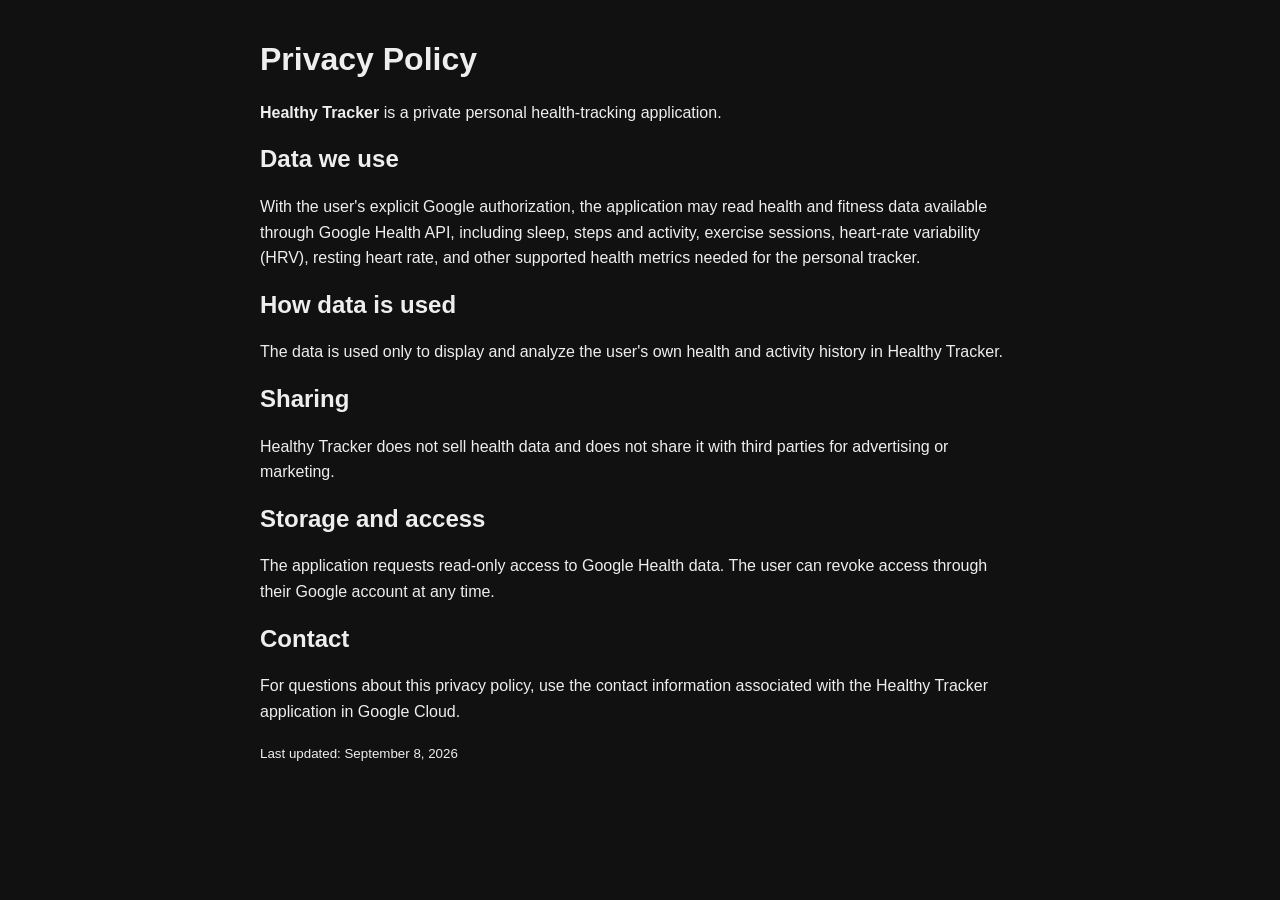
<file: privacy.html>
<!doctype html>
<html lang="ru">
<head>
  <meta charset="utf-8">
  <meta name="viewport" content="width=device-width, initial-scale=1">
  <title>Privacy Policy — Healthy Tracker</title>
  <style>
    body {
      font-family: -apple-system, BlinkMacSystemFont, "Segoe UI", sans-serif;
      max-width: 760px;
      margin: 40px auto;
      padding: 0 20px;
      line-height: 1.6;
      background: #111;
      color: #eee;
    }
    h1, h2 { line-height: 1.2; }
    a { color: #ff6bb5; }
  </style>
</head>
<body>
  <h1>Privacy Policy</h1>

  <p><strong>Healthy Tracker</strong> is a private personal health-tracking application.</p>

  <h2>Data we use</h2>
  <p>
    With the user's explicit Google authorization, the application may read
    health and fitness data available through Google Health API, including
    sleep, steps and activity, exercise sessions, heart-rate variability (HRV),
    resting heart rate, and other supported health metrics needed for the
    personal tracker.
  </p>

  <h2>How data is used</h2>
  <p>
    The data is used only to display and analyze the user's own health and
    activity history in Healthy Tracker.
  </p>

  <h2>Sharing</h2>
  <p>
    Healthy Tracker does not sell health data and does not share it with
    third parties for advertising or marketing.
  </p>

  <h2>Storage and access</h2>
  <p>
    The application requests read-only access to Google Health data.
    The user can revoke access through their Google account at any time.
  </p>

  <h2>Contact</h2>
  <p>
    For questions about this privacy policy, use the contact information
    associated with the Healthy Tracker application in Google Cloud.
  </p>

  <p><small>Last updated: September 8, 2026</small></p>
</body>
</html>
</file>
